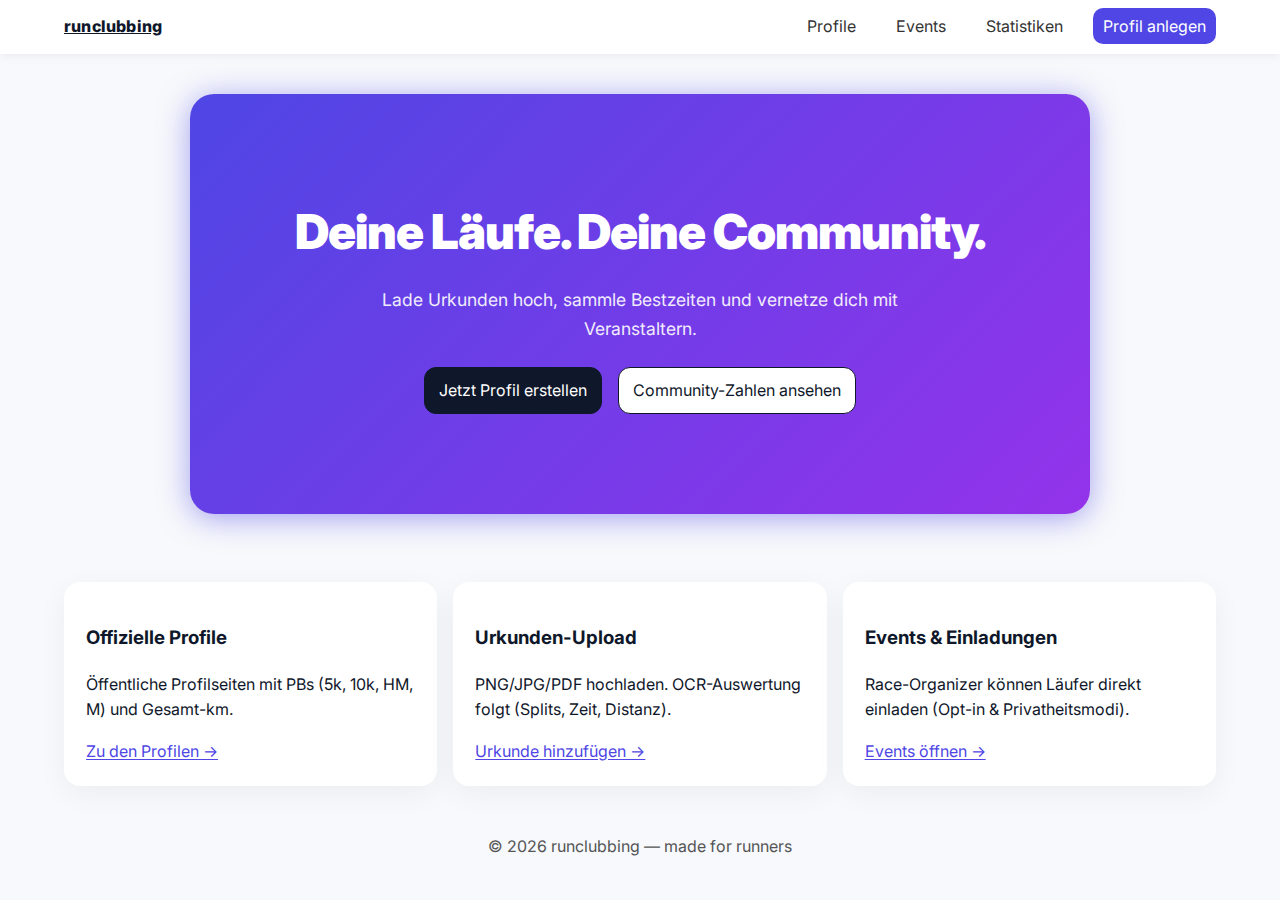
<file: index.html>
<!DOCTYPE html>
<html lang="de">
<head>
  <meta charset="utf-8" />
  <meta name="viewport" content="width=device-width, initial-scale=1" />
  <title>runclubbing — Die Runners Community</title>
  <link rel="preconnect" href="https://fonts.gstatic.com" crossorigin>
  <link href="https://fonts.googleapis.com/css2?family=Inter:wght@400;600;800&display=swap" rel="stylesheet">
  <link rel="stylesheet" href="assets/css/style.css" />
  <meta name="description" content="Offizielle Profile, Urkunden-Upload und Community-Statistiken für Hobbyläufer."/>
</head>
<body>
  <header class="site-header">
    <a class="brand" href="index.html">runclubbing</a>
    <nav>
      <a href="profile.html">Profile</a>
      <a href="events.html">Events</a>
      <a href="stats.html">Statistiken</a>
      <a class="cta" href="profile.html#new">Profil anlegen</a>
    </nav>
  </header>

  <main>
    <section class="hero">
      <h1>Deine Läufe. Deine Community.</h1>
      <p>Lade Urkunden hoch, sammle Bestzeiten und vernetze dich mit Veranstaltern.</p>
      <div class="hero-actions">
        <a class="btn btn-dark" href="profile.html#new">Jetzt Profil erstellen</a>
        <a class="btn" href="stats.html">Community-Zahlen ansehen</a>
      </div>
    </section>

    <section class="tiles">
      <article>
        <h3>Offizielle Profile</h3>
        <p>Öffentliche Profilseiten mit PBs (5k, 10k, HM, M) und Gesamt-km.</p>
        <a href="profile.html" class="link">Zu den Profilen →</a>
      </article>
      <article>
        <h3>Urkunden-Upload</h3>
        <p>PNG/JPG/PDF hochladen. OCR-Auswertung folgt (Splits, Zeit, Distanz).</p>
        <a href="profile.html#upload" class="link">Urkunde hinzufügen →</a>
      </article>
      <article>
        <h3>Events & Einladungen</h3>
        <p>Race-Organizer können Läufer direkt einladen (Opt-in & Privatheitsmodi).</p>
        <a href="events.html" class="link">Events öffnen →</a>
      </article>
    </section>
  </main>

  <footer class="site-footer">
    © <span id="y"></span> runclubbing — made for runners
  </footer>

  <script src="assets/js/app.js"></script>
  <script>document.getElementById('y').textContent=new Date().getFullYear();</script>
</body>
</html>
</file>
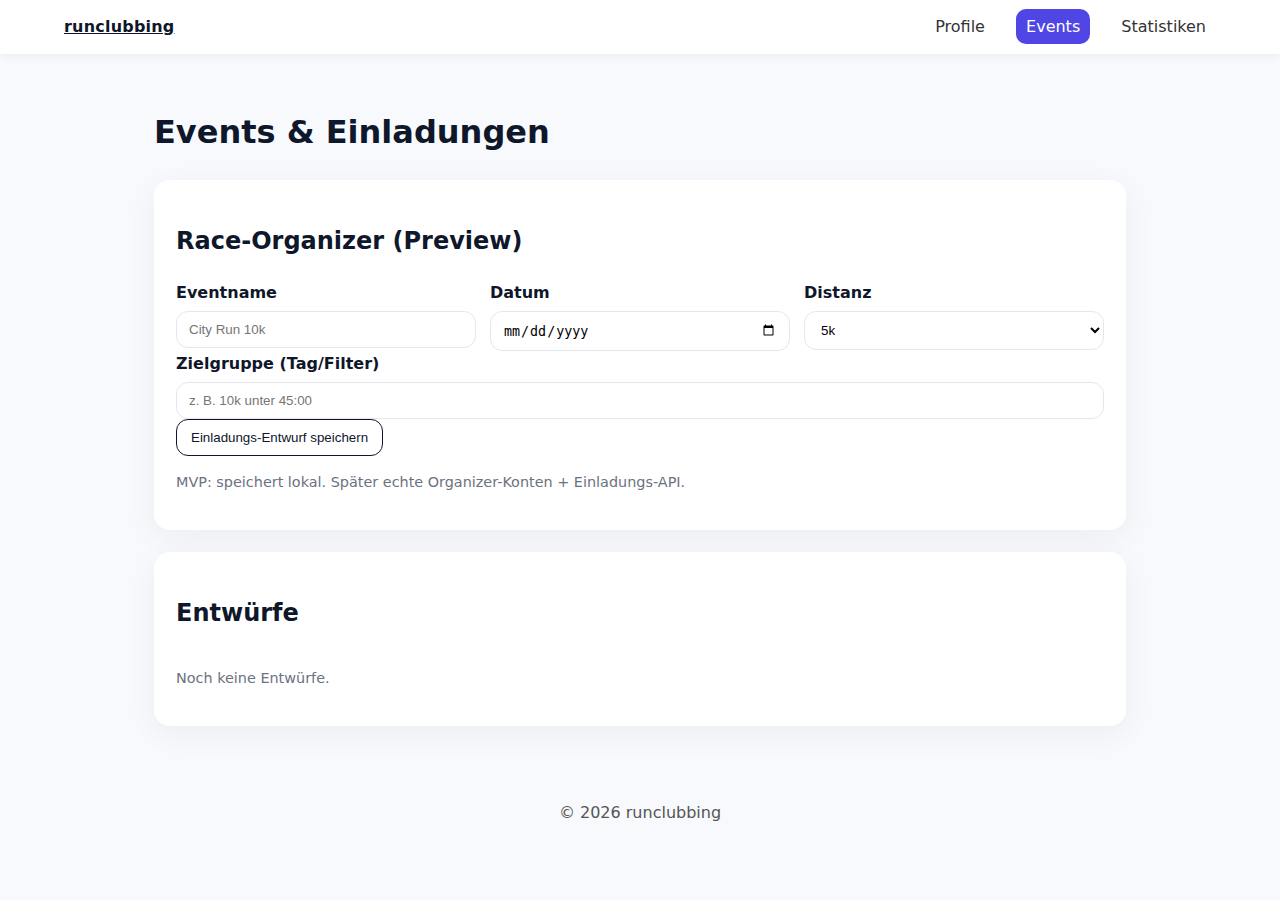
<file: events.html>
<!DOCTYPE html>
<html lang="de">
<head>
  <meta charset="utf-8"/>
  <meta name="viewport" content="width=device-width, initial-scale=1"/>
  <title>runclubbing — Events</title>
  <link rel="stylesheet" href="assets/css/style.css"/>
</head>
<body>
<header class="site-header">
  <a class="brand" href="index.html">runclubbing</a>
  <nav>
    <a href="profile.html">Profile</a>
    <a class="active" href="events.html">Events</a>
    <a href="stats.html">Statistiken</a>
  </nav>
</header>

<main class="container">
  <h1>Events & Einladungen</h1>

  <section class="card">
    <h2>Race-Organizer (Preview)</h2>
    <form id="org-form">
      <div class="grid-3">
        <label>Eventname <input name="event" required placeholder="City Run 10k"/></label>
        <label>Datum <input type="date" name="date" required/></label>
        <label>Distanz
          <select name="distance" required>
            <option>5k</option><option>10k</option><option>HM</option><option>M</option>
          </select>
        </label>
      </div>
      <label>Zielgruppe (Tag/Filter)
        <input name="filter" placeholder="z. B. 10k unter 45:00"/>
      </label>
      <button class="btn" type="submit">Einladungs-Entwurf speichern</button>
      <p class="muted">MVP: speichert lokal. Später echte Organizer-Konten + Einladungs-API.</p>
    </form>
  </section>

  <section class="card">
    <h2>Entwürfe</h2>
    <div id="orgDrafts" class="list"></div>
  </section>
</main>

<footer class="site-footer">© <span id="y"></span> runclubbing</footer>
<script src="assets/js/app.js"></script>
<script>
  document.getElementById('y').textContent=new Date().getFullYear();
  rcUI.initEventsPage();
</script>
</body>
</html>
</file>
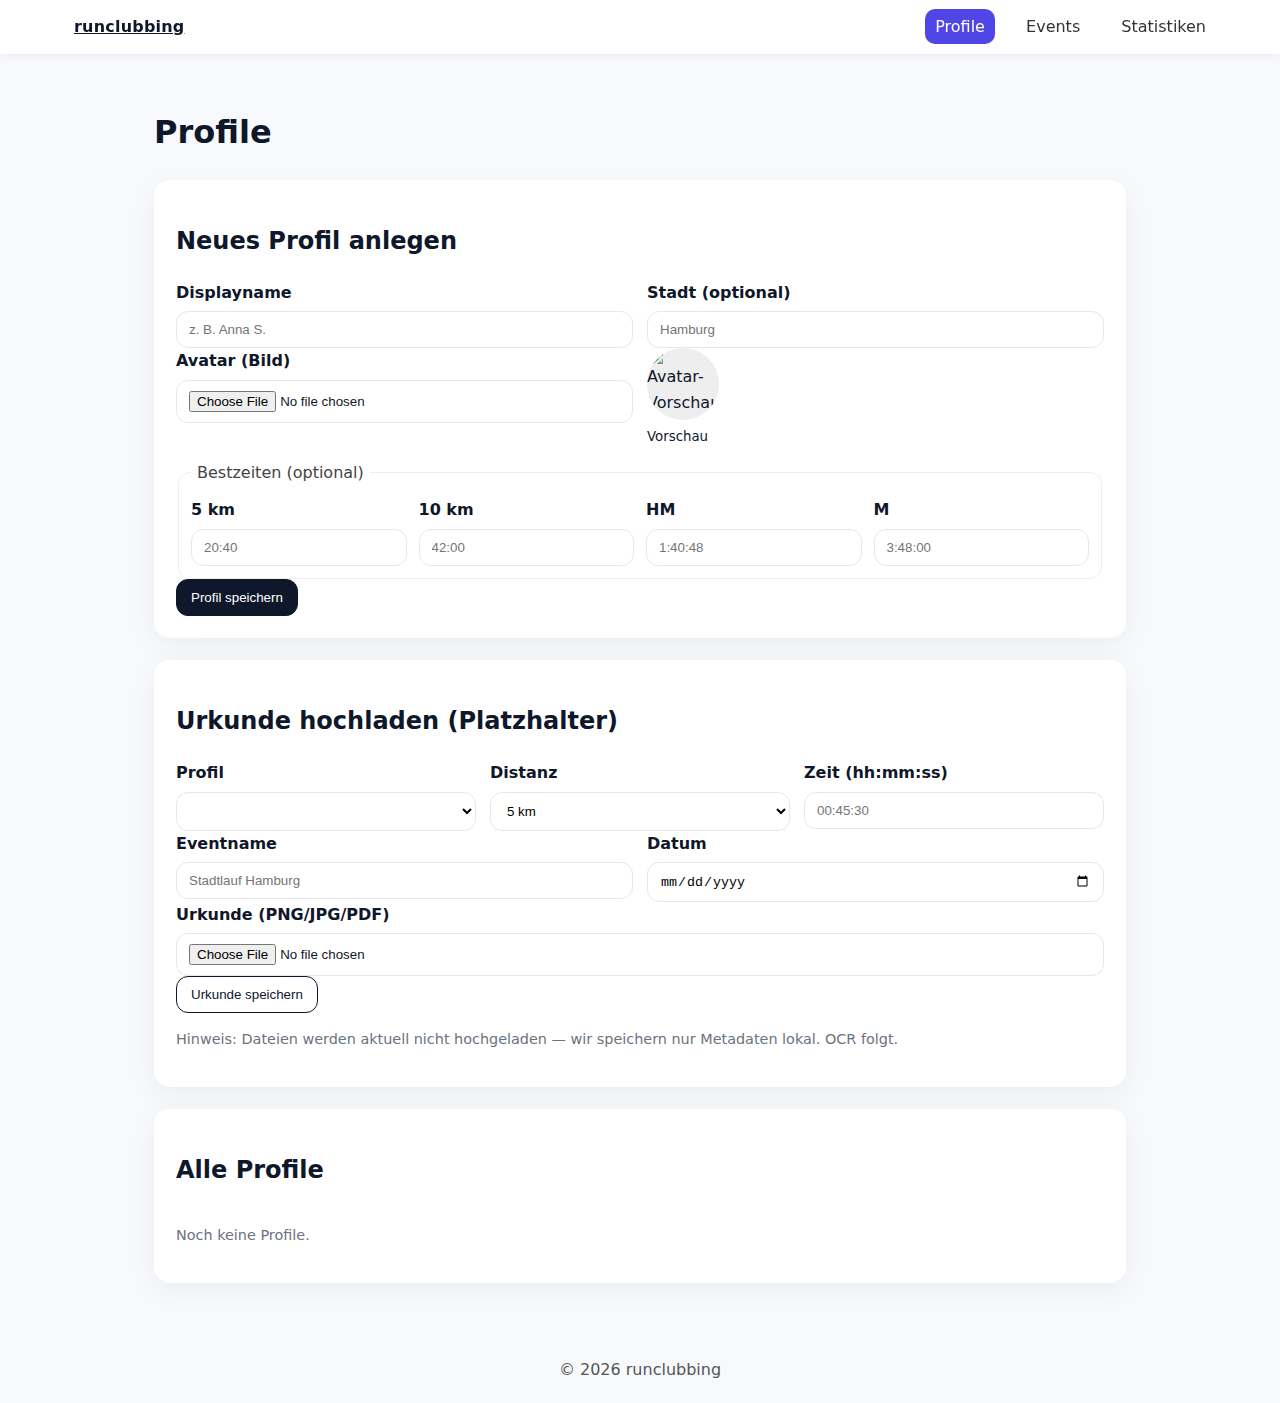
<file: profile.html>
<!DOCTYPE html>
<html lang="de">
<head>
  <meta charset="utf-8"/>
  <meta name="viewport" content="width=device-width, initial-scale=1"/>
  <title>runclubbing — Profile</title>
  <link rel="stylesheet" href="assets/css/style.css"/>
</head>
<body>
<header class="site-header">
  <a class="brand" href="index.html" aria-label="runclubbing">
  <svg class="logo" viewBox="0 0 24 24" xmlns="http://www.w3.org/2000/svg" aria-hidden="true">
    <defs>
      <linearGradient id="rc_g" x1="0" y1="0" x2="1" y2="1">
        <stop offset="0%" stop-color="var(--accent-2)"/>
        <stop offset="100%" stop-color="var(--accent)"/>
      </linearGradient>
    </defs>
    <circle cx="12" cy="12" r="11" fill="url(#rc_g)"/>
    <!-- stylized running stride -->
    <path d="M6 13c3.5-.5 5.5-2.5 8-5l2 1c-2.2 2.9-4.8 5.2-9 6z" fill="#ffffff" opacity=".95"/>
    <path d="M7 16c3.7.2 6.7-.7 10-2l1 1c-3.6 1.8-7.2 2.6-11 2.4z" fill="#ffffff" opacity=".85"/>
  </svg>
  <span>runclubbing</span>
</a>
  <nav>
    <a class="active" href="profile.html">Profile</a>
    <a href="events.html">Events</a>
    <a href="stats.html">Statistiken</a>
  </nav>
</header>

<main class="container">
  <h1>Profile</h1>

  <section id="new" class="card">
    <h2>Neues Profil anlegen</h2>
    <form id="profile-form">
      <div class="grid-2">
        <label>Displayname
          <input required name="name" placeholder="z. B. Anna S."/>
        </label>
        <label>Stadt (optional)
          <input name="city" placeholder="Hamburg"/>
        </label>
      </div>

      <div class="grid-2">
        <label>Avatar (Bild)
          <input type="file" accept="image/*" name="avatar"/>
        </label>
        <div class="avatar-preview">
          <img id="avatarPreview" alt="Avatar-Vorschau"/>
          <small>Vorschau</small>
        </div>
      </div>

      <fieldset class="pb-grid">
        <legend>Bestzeiten (optional)</legend>
        <label>5 km <input name="pb5k" pattern="\\d{1,2}:\\d{2}" placeholder="20:40"/></label>
        <label>10 km <input name="pb10k" pattern="\\d{2}:\\d{2}" placeholder="42:00"/></label>
        <label>HM <input name="pbhm" pattern="\\d{1,2}:\\d{2}:\\d{2}" placeholder="1:40:48"/></label>
        <label>M <input name="pbm" pattern="\\d{1,2}:\\d{2}:\\d{2}" placeholder="3:48:00"/></label>
      </fieldset>

      <button class="btn btn-dark" type="submit">Profil speichern</button>
    </form>
  </section>

  <section id="upload" class="card">
    <h2>Urkunde hochladen (Platzhalter)</h2>
    <form id="cert-form">
      <div class="grid-3">
        <label>Profil
          <select name="profileId" id="certProfileSelect" required></select>
        </label>
        <label>Distanz
          <select name="distance" required>
            <option value="5k">5 km</option>
            <option value="10k">10 km</option>
            <option value="hm">Halbmarathon</option>
            <option value="m">Marathon</option>
            <option value="other">Andere</option>
          </select>
        </label>
        <label>Zeit (hh:mm:ss)
          <input name="time" required pattern="\\d{1,2}:\\d{2}:\\d{2}" placeholder="00:45:30"/>
        </label>
      </div>

      <div class="grid-2">
        <label>Eventname
          <input name="race" placeholder="Stadtlauf Hamburg"/>
        </label>
        <label>Datum
          <input type="date" name="date" required/>
        </label>
      </div>

      <label>Urkunde (PNG/JPG/PDF)
        <input type="file" accept=".png,.jpg,.jpeg,.pdf" name="file" required/>
      </label>

      <button class="btn" type="submit">Urkunde speichern</button>
      <p class="muted">Hinweis: Dateien werden aktuell nicht hochgeladen — wir speichern nur Metadaten lokal. OCR folgt.</p>
    </form>
  </section>

  <section class="card">
    <h2>Alle Profile</h2>
    <div id="profilesList" class="cards-grid"></div>
  </section>
</main>

<footer class="site-footer">© <span id="y"></span> runclubbing</footer>
<script src="assets/js/app.js"></script>
<script>document.getElementById('y').textContent=new Date().getFullYear();</script>
</body>
</html>
</file>
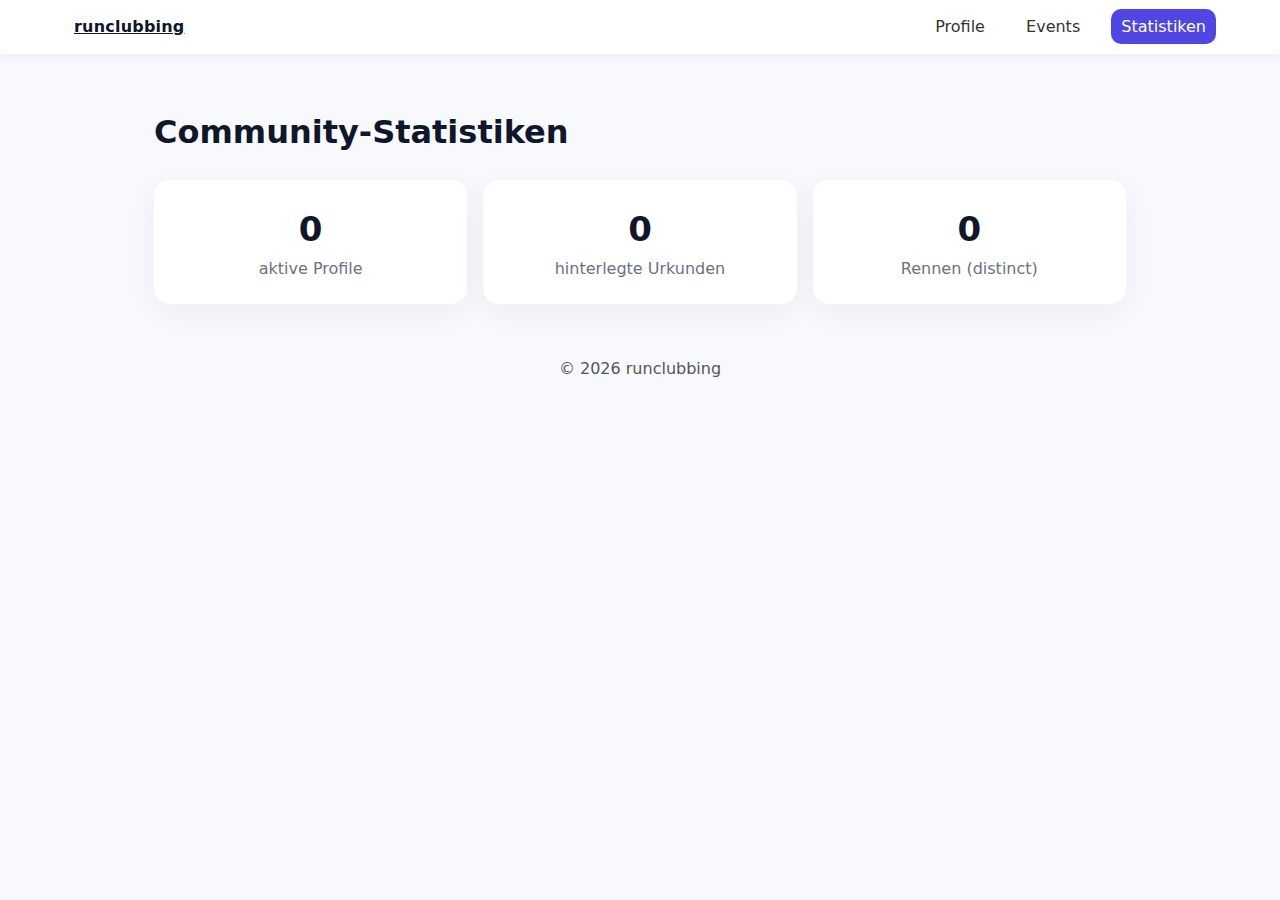
<file: stats.html>
<!DOCTYPE html>
<html lang="de">
<head>
  <meta charset="utf-8"/>
  <meta name="viewport" content="width=device-width, initial-scale=1"/>
  <title>runclubbing — Statistiken</title>
  <link rel="stylesheet" href="assets/css/style.css"/>
</head>
<body>
<header class="site-header">
  <a class="brand" href="index.html" aria-label="runclubbing">
  <svg class="logo" viewBox="0 0 24 24" xmlns="http://www.w3.org/2000/svg" aria-hidden="true">
    <defs>
      <linearGradient id="rc_g" x1="0" y1="0" x2="1" y2="1">
        <stop offset="0%" stop-color="var(--accent-2)"/>
        <stop offset="100%" stop-color="var(--accent)"/>
      </linearGradient>
    </defs>
    <circle cx="12" cy="12" r="11" fill="url(#rc_g)"/>
    <!-- stylized running stride -->
    <path d="M6 13c3.5-.5 5.5-2.5 8-5l2 1c-2.2 2.9-4.8 5.2-9 6z" fill="#ffffff" opacity=".95"/>
    <path d="M7 16c3.7.2 6.7-.7 10-2l1 1c-3.6 1.8-7.2 2.6-11 2.4z" fill="#ffffff" opacity=".85"/>
  </svg>
  <span>runclubbing</span>
</a>
  <nav>
    <a href="profile.html">Profile</a>
    <a href="events.html">Events</a>
    <a class="active" href="stats.html">Statistiken</a>
  </nav>
</header>

<main class="container">
  <h1>Community-Statistiken</h1>
  <section class="stats-grid">
    <div class="stat">
      <div class="stat-number" id="statProfiles">0</div>
      <div class="stat-label">aktive Profile</div>
    </div>
    <div class="stat">
      <div class="stat-number" id="statCertificates">0</div>
      <div class="stat-label">hinterlegte Urkunden</div>
    </div>
    <div class="stat">
      <div class="stat-number" id="statRaces">0</div>
      <div class="stat-label">Rennen (distinct)</div>
    </div>
  </section>
</main>

<footer class="site-footer">© <span id="y"></span> runclubbing</footer>
<script src="assets/js/app.js"></script>
<script>
  document.getElementById('y').textContent=new Date().getFullYear();
  rcUI.renderStats();
</script>
</body>
</html>
</file>
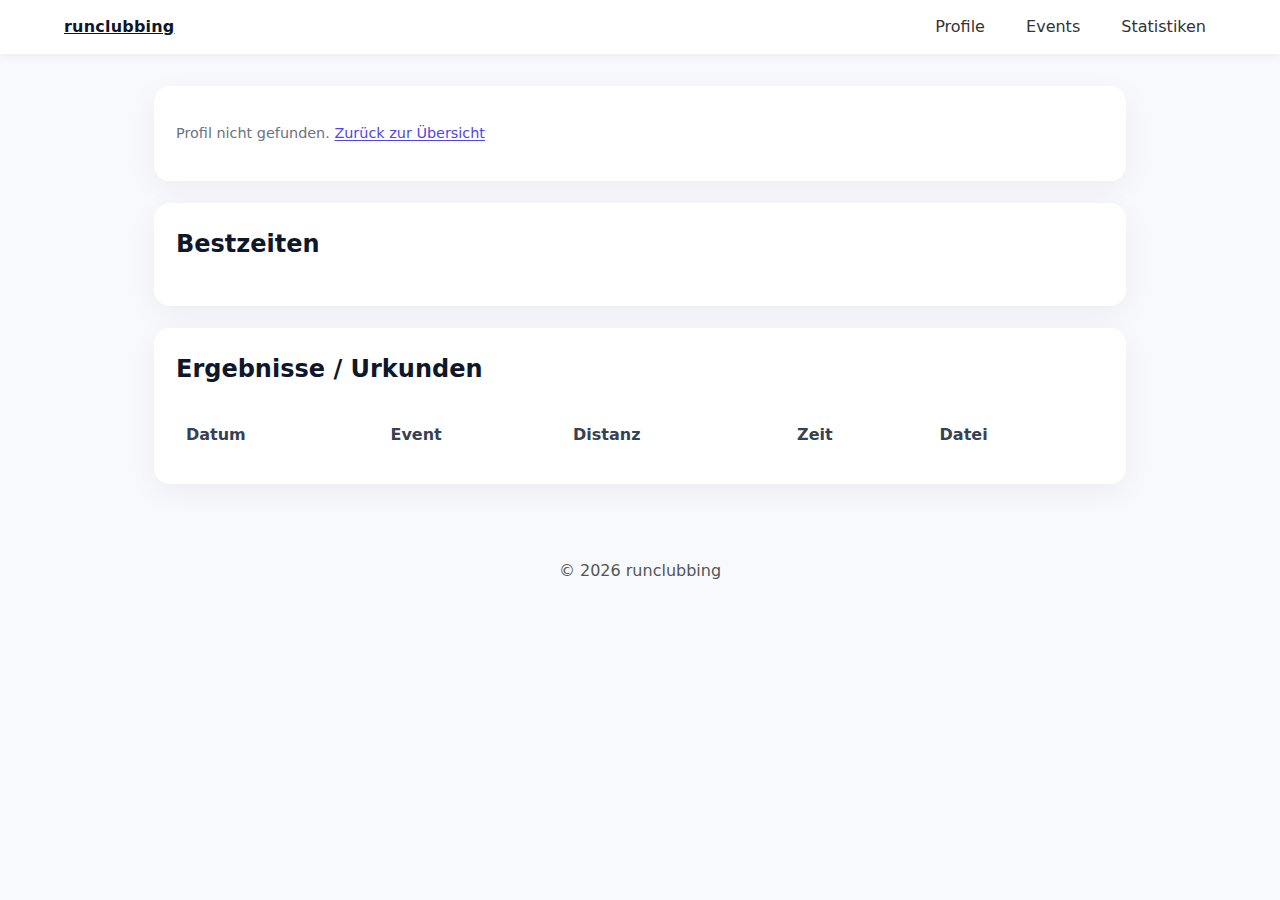
<file: u.html>
<!DOCTYPE html>
<html lang="de">
<head>
  <meta charset="utf-8"/>
  <meta name="viewport" content="width=device-width, initial-scale=1"/>
  <title>runclubbing — Profil</title>
  <link rel="stylesheet" href="assets/css/style.css?v=1.0.2"/>
  <meta name="description" content="Profil und Wettkampfergebnisse eines Läufers auf runclubbing."/>
</head>
<body>
<header class="site-header">
  <a class="brand" href="index.html">runclubbing</a>
  <nav>
    <a href="profile.html">Profile</a>
    <a href="events.html">Events</a>
    <a href="stats.html">Statistiken</a>
  </nav>
</header>

<main class="container">
  <section class="card" id="pHeader">
    <!-- wird per JS gefüllt -->
  </section>

  <section class="card">
    <h2 style="margin-top:0">Bestzeiten</h2>
    <div id="pPBs" class="pb-grid"></div>
  </section>

  <section class="card">
    <h2 style="margin-top:0">Ergebnisse / Urkunden</h2>
    <div class="table-wrap">
      <table class="rc-table" id="pResults">
        <thead><tr>
          <th>Datum</th><th>Event</th><th>Distanz</th><th>Zeit</th><th>Datei</th>
        </tr></thead>
        <tbody></tbody>
      </table>
    </div>
  </section>
</main>

<footer class="site-footer">© <span id="y"></span> runclubbing</footer>
<script src="assets/js/app.js?v=1.0.2"></script>
<script>
  document.getElementById('y').textContent=new Date().getFullYear();
  rcUI.initProfileDetail();
</script>
</body>
</html>
</file>
<file: assets/css/style.css>
:root{
  --bg:#f7f9fc; --card:#ffffff; --text:#0f172a; --muted:#6b7280;
  --brand:#0f172a; --accent:#4f46e5; --accent-2:#9333ea; --radius:16px;
}
*{box-sizing:border-box} html,body{margin:0}
body{font-family:Inter,system-ui,-apple-system,Segoe UI,Roboto,Arial,sans-serif;background:var(--bg);color:var(--text);line-height:1.6}

.site-header{position:sticky;top:0;z-index:10;display:flex;gap:24px;align-items:center;justify-content:space-between;background:#fff;padding:14px 5%;box-shadow:0 2px 10px rgba(0,0,0,.06)}
.brand{display:flex;align-items:center;gap:10px;font-weight:800;letter-spacing:.2px;color:var(--brand)}
.brand:hover{opacity:.9}
.site-header nav a{margin-left:16px;text-decoration:none;color:#333;padding:8px 10px;border-radius:10px}
.site-header nav a:hover{background:#f2f2f2}
.site-header nav .cta{background:var(--accent);color:#fff}
.site-header nav .active{background:var(--accent);color:#fff}

.hero{padding:100px 5%;text-align:center;background:linear-gradient(135deg,var(--accent),var(--accent-2));color:#fff;box-shadow: 0 4px 30px rgba(79,70,229,0.5);border-radius:24px;max-width:900px;margin:40px auto}
.hero p{opacity:.9; font-size:1.1rem; max-width:600px; margin: 0 auto;}
.hero h1{font-size:48px;margin:0 0 16px; font-weight:900; letter-spacing: -1px;}
.hero-actions{display:flex;gap:16px;justify-content:center;margin-top:24px}

.container{padding:32px 5%;max-width:1100px;margin:0 auto}
.card{background:var(--card);border-radius:var(--radius);padding:22px;box-shadow:0 8px 30px rgba(0,0,0,.05);margin-bottom:22px}
.cards-grid{display:grid;grid-template-columns:repeat(auto-fit,minmax(240px,1fr));gap:16px}
.tiles{display:grid;grid-template-columns:repeat(auto-fit,minmax(260px,1fr));gap:16px;padding:28px 5%}
.tiles article{background:var(--card);padding:22px;border-radius:var(--radius);box-shadow:0 8px 30px rgba(0,0,0,.05)}
.link{color:var(--accent);text-underline-offset:2px}
.link:hover{text-decoration:underline}

label{display:flex;flex-direction:column;gap:6px;font-weight:600}
input,select{padding:10px 12px;border:1px solid #e5e7eb;border-radius:12px;background:#fff}
input:focus,select:focus{outline:none;border-color:#c7c7c7}
fieldset{border:1px solid #eee;border-radius:12px;padding:12px;margin-top:12px}
legend{padding:0 6px;color:#444}

.grid-2{display:grid;grid-template-columns:repeat(2,1fr);gap:14px}
.grid-3{display:grid;grid-template-columns:repeat(3,1fr);gap:14px}
.pb-grid{display:grid;grid-template-columns:repeat(4, minmax(120px,1fr));gap:12px}

.btn{display:inline-block;border:1px solid var(--brand);padding:10px 14px;border-radius:12px;text-decoration:none;color:var(--brand);background:#fff;transition:.15s ease}
.btn:hover{background:#f3f3f3}
.btn-dark{background:var(--brand);color:#fff;border-color:var(--brand)}
.btn-dark:hover{filter:brightness(.98)}

.avatar-preview{display:flex;flex-direction:column;align-items:flex-start;gap:6px}
.avatar-preview img{width:72px;height:72px;border-radius:50%;object-fit:cover;background:#eee}

.stats-grid{display:grid;grid-template-columns:repeat(auto-fit,minmax(220px,1fr));gap:16px}
.stat{background:#fff;border-radius:16px;padding:22px;box-shadow:0 8px 30px rgba(0,0,0,.05);text-align:center}
.stat-number{font-size:34px;font-weight:800}
.stat-label{color:var(--muted)}

.list{display:flex;flex-direction:column;gap:10px}
.list .row{display:flex;justify-content:space-between;gap:10px;background:#fff;padding:12px;border-radius:12px;box-shadow:0 8px 30px rgba(0,0,0,.05)}
.muted{color:var(--muted);font-size:.9rem}

.site-footer{padding:20px 5%;text-align:center;color:#555}

a,button,input,select{outline-color:var(--accent)}
a:focus,button:focus,input:focus,select:focus{box-shadow:0 0 0 3px rgba(79,70,229,.25)}

.table-wrap{overflow:auto}
.rc-table{width:100%; border-collapse:separate; border-spacing:0 6px}
.rc-table th{font-weight:700; text-align:left; padding:8px 10px; color:#374151}
.rc-table td{background:#fff; padding:10px; border-top:1px solid #eee; border-bottom:1px solid #eee}
.rc-table tr td:first-child{border-left:1px solid #eee; border-top-left-radius:10px; border-bottom-left-radius:10px}
.rc-table tr td:last-child{border-right:1px solid #eee; border-top-right-radius:10px; border-bottom-right-radius:10px}

/* Responsive */
@media (max-width: 860px){ .grid-2,.grid-3,.pb-grid{grid-template-columns:1fr} }
</file>
